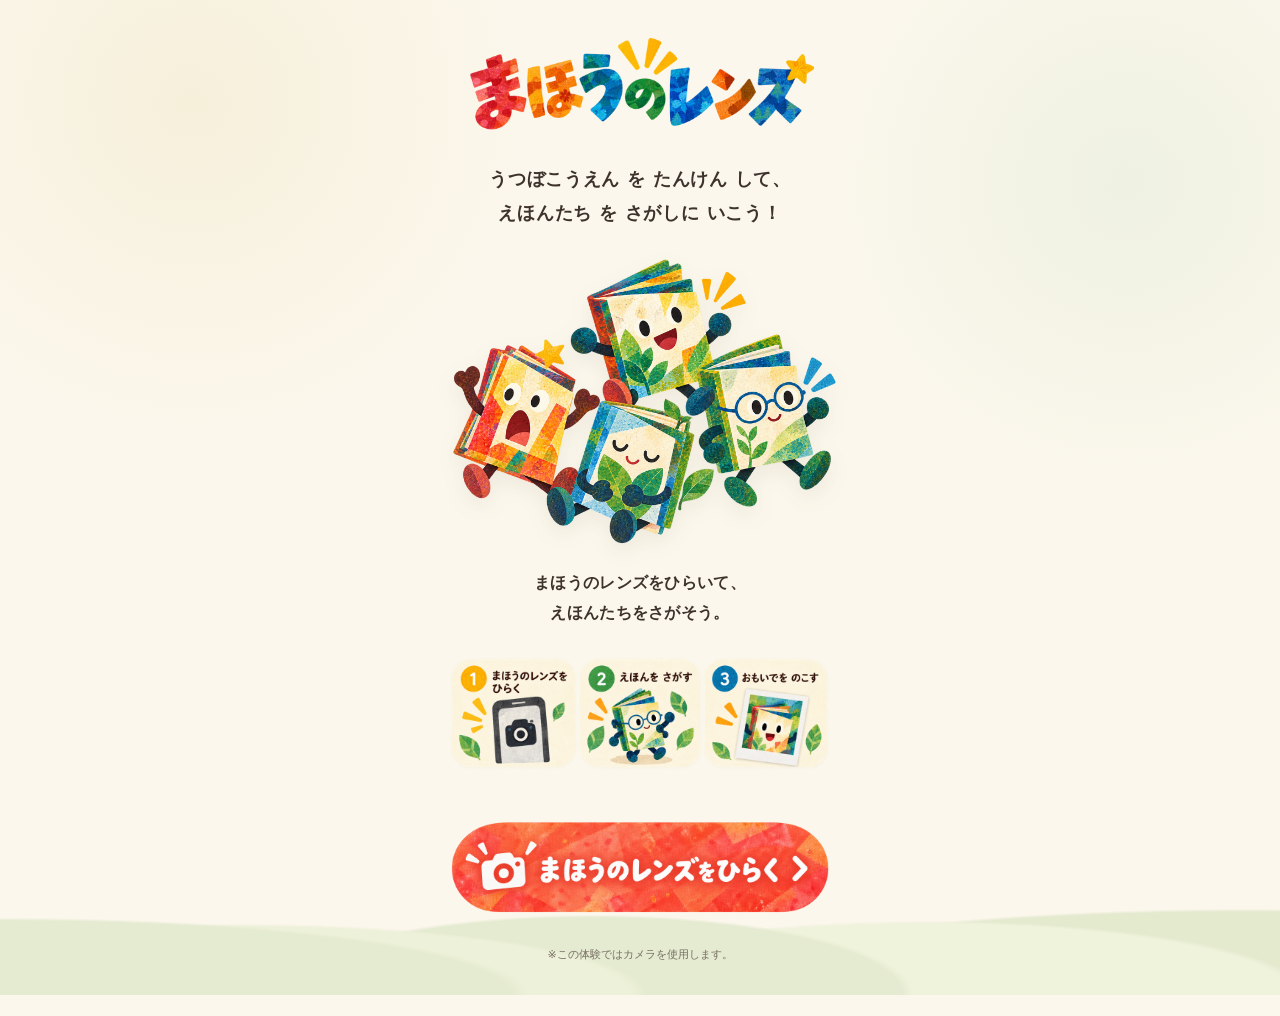
<file: index.html>
<!DOCTYPE html>
<html lang="ja">

<head>
  <meta charset="UTF-8">

  <meta
    name="viewport"
    content="width=device-width, initial-scale=1.0, user-scalable=no"
  >

  <title>まほうのレンズ</title>

  <link rel="stylesheet" href="css/style.css">
</head>

<body>

  <main class="start-screen">

    <div class="start-content">

      <section class="hero">

        <img
          src="assets/images/title.png"
          alt="まほうのレンズ"
          class="hero-title-image"
        >

        <p class="hero-copy">
          うつぼこうえん を たんけん して、<br>
          えほんたち を さがしに いこう！
        </p>

        <img
          src="assets/images/characters-group.png"
          alt="えほんのなかまたち"
          class="hero-characters"
        >

      </section>


      <section class="guide">

        <p class="guide-message">
          まほうのレンズをひらいて、<br>
          えほんたちをさがそう。
        </p>

        <img
          src="assets/images/steps.png"
          alt="1 まほうのレンズをひらく 2 えほんをさがす 3 おもいでをのこす"
          class="steps-image"
        >

      </section>


      <section class="actions">

        <button
          id="start-button"
          class="image-button"
          type="button"
        >
          <img
            src="assets/images/button-start.png"
            alt="まほうのレンズをひらく"
          >
        </button>


        <p class="permission-note">
          ※この体験ではカメラを使用します。
        </p>


        <!-- <a
          href="tutorial.html"
          class="image-link-button"
        >
          <img
            src="assets/images/button-tutorial.png"
            alt="あそびかた"
          >
        </a> -->


        <p
          id="location-error"
          class="location-error"
          hidden
        >
          ここでは、まほうのレンズをひらけないみたい。<br>
          靱公園に行ってみよう！
        </p>

      </section>

    </div>

  </main>


  <script src="js/start.js"></script>

</body>

</html>
</file>
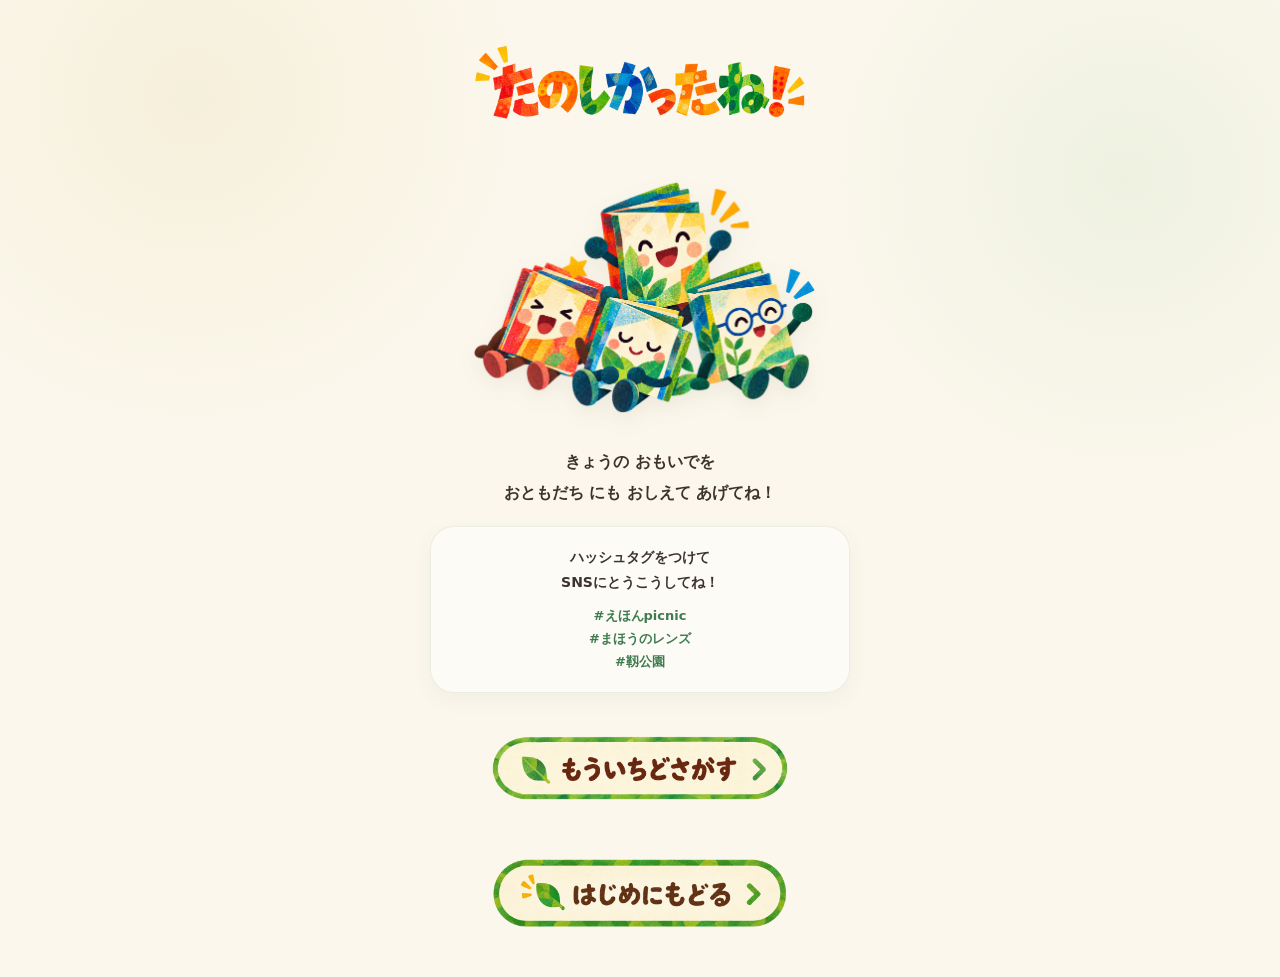
<file: end.html>
<!DOCTYPE html>
<html lang="ja">

<head>
  <meta charset="UTF-8">

  <meta
    name="viewport"
    content="width=device-width, initial-scale=1.0, user-scalable=no"
  >

  <title>まほうのレンズ</title>

  <link rel="stylesheet" href="css/style.css">
</head>

<body>

  <main class="end-screen">

    <section class="end-content">

      <!-- タイトル画像 -->
      <img
        src="assets/images/end-title.png"
        alt="たのしかったね！"
        class="end-title-image"
      >

      <!-- キャラクター画像 -->
      <img
        src="assets/images/characters-end.png"
        alt="えほんのなかまたち"
        class="end-characters"
      >

      <!-- メッセージ -->
      <p class="end-message">
        きょうの おもいでを<br>
        おともだち にも おしえて あげてね！
      </p>

      <!-- ハッシュタグカード -->
      <div class="end-card">
        <p class="screenshot-guide">
          ハッシュタグをつけて<br>
          SNSにとうこうしてね！
        </p>

        <p class="hashtag">
          #えほんpicnic<br>
          #まほうのレンズ<br>
          #靱公園
        </p>
      </div>

      <!-- ボタン画像 -->
      <div class="end-actions">
        <button
          id="retry-button"
          class="image-link-button end-image-button"
          type="button"
        >
          <img
            src="assets/images/button-retry.png"
            alt="もういちどさがす"
          >
        </button>

        <button
          id="top-button"
          class="image-link-button end-image-button"
          type="button"
        >
          <img
            src="assets/images/button-top.png"
            alt="はじめにもどる"
          >
        </button>
      </div>

    </section>

  </main>

  <script src="js/end.js"></script>

</body>
</html>
</file>
<file: css/style.css>
:root {
  --paper: #fbf7ec;
  --paper-deep: #f3ecd9;
  --ink: #3d322c;
  --green: #5a9969;
  --green-dark: #3f7b50;
  --green-soft: #dfead8;
  --yellow: #f4bd36;
  --orange: #df7a35;
  --red: #c94f46;
  --blue: #3c86a7;
  --blue-dark: #2f6f8f;
  --shadow: 0 10px 24px rgba(89, 74, 52, 0.10);
}

* {
  box-sizing: border-box;
}

html,
body {
  margin: 0;
  padding: 0;
  min-height: 100%;
}

body {
  font-family:
    "Hiragino Maru Gothic ProN",
    "Hiragino Kaku Gothic ProN",
    "Yu Gothic",
    "Noto Sans JP",
    system-ui,
    -apple-system,
    BlinkMacSystemFont,
    sans-serif;

  background:
    radial-gradient(circle at 15% 10%, rgba(237, 228, 190, 0.38), transparent 24%),
    radial-gradient(circle at 88% 18%, rgba(206, 226, 197, 0.28), transparent 22%),
    var(--paper);

  color: var(--ink);
}

button,
a {
  -webkit-tap-highlight-color: transparent;
}

/* ========================================
   SCR01 / START
   主要ビジュアルは画像ファイルで表示
======================================== */

.start-screen {
  min-height: 100svh;
  display: flex;
  justify-content: center;
  align-items: flex-start;
  padding: 24px 18px 34px;
  position: relative;
  overflow-x: hidden;
}

.start-screen::before {
  content: "";
  position: fixed;
  inset: auto -12% -95px;
  height: 210px;
  background:
    radial-gradient(ellipse at 10% 100%, #b8d39b 0 25%, transparent 26%),
    radial-gradient(ellipse at 25% 100%, #d6e4b7 0 23%, transparent 24%),
    radial-gradient(ellipse at 47% 100%, #b8d39b 0 26%, transparent 27%),
    radial-gradient(ellipse at 68% 100%, #dce9bf 0 24%, transparent 25%),
    radial-gradient(ellipse at 88% 100%, #b6cf95 0 28%, transparent 29%);
  opacity: 0.34;
  pointer-events: none;
  z-index: 0;
}

.start-content {
  position: relative;
  z-index: 1;
  width: min(100%, 430px);
  margin: 0 auto;
  text-align: center;
}

/* タイトル画像 */
.hero-title-image {
  display: block;
  width: min(88%, 360px);
  height: auto;
  margin: 0 auto 18px;
}

/* キャッチコピー */
.hero-copy {
  margin: 0 auto 18px;
  font-size: clamp(15px, 4.2vw, 18px);
  font-weight: 700;
  line-height: 1.9;
  letter-spacing: 0.04em;
}

/* MV：4体のえほんキャラクター */
.hero {
  width: 100%;
  margin: 0 auto 20px;
}

.hero-characters {
  display: block;
  width: min(100%, 400px);
  height: auto;
  margin: 0 auto;
  filter: drop-shadow(0 8px 10px rgba(96, 77, 48, 0.08));
}

/* 案内文 */
.guide {
  width: 100%;
  margin-bottom: 22px;
}

.guide-message {
  margin: 0 auto 18px;
  max-width: 360px;
  font-size: clamp(14px, 3.9vw, 16px);
  font-weight: 700;
  line-height: 1.85;
  letter-spacing: 0.02em;
}

/* 3ステップ画像 */
.steps-image {
  display: block;
  width: 100%;
  max-width: 400px;
  height: auto;
  margin: 0 auto 22px;
}

.actions {
  width: 100%;
}

/* 画像ボタン共通 */
.image-button,
.image-link-button {
  display: block;
  width: 100%;
  margin: 0;
  padding: 0;
  border: 0;
  background: transparent;
  text-decoration: none;
  cursor: pointer;
}

.image-button img,
.image-link-button img {
  display: block;
  width: 100%;
  height: auto;
  margin: 0 auto;
}

/* メインCTA */
.image-button {
  max-width: 400px;
  margin: 0 auto;
  transition: transform 0.15s ease;
}

.image-button:active {
  transform: translateY(2px) scale(0.99);
}

.image-button:focus-visible,
.image-link-button:focus-visible {
  outline: 3px solid rgba(62, 126, 80, 0.28);
  outline-offset: 4px;
  border-radius: 999px;
}

/* カメラ・位置情報注記 */
.permission-note {
  margin: 12px 0 18px;
  font-size: 11px;
  line-height: 1.6;
  color: #786e64;
}

/* あそびかたボタン */
.image-link-button {
  max-width: 330px;
  margin: 0 auto;
  transition: transform 0.15s ease;
}

.image-link-button:active {
  transform: translateY(2px) scale(0.99);
}

/* 位置情報エラー */
.location-error {
  margin: 18px 0 0;
  padding: 12px 14px;
  border: 1px solid rgba(190, 102, 84, 0.24);
  border-radius: 16px;
  background: rgba(245, 229, 220, 0.78);
  color: #884f45;
  font-size: 13px;
  line-height: 1.7;
  font-weight: 700;
}

/* ========================================
   SCR03 / END
======================================== */

.end-screen {
  min-height: 100svh;
  display: flex;
  justify-content: center;
  align-items: center;
  padding: 28px 20px 30px;
  overflow: hidden;
  position: relative;
}

.end-screen::before {
  content: "";
  position: absolute;
  inset: auto -12% -90px;
  height: 210px;
  background:
    radial-gradient(ellipse at 10% 100%, #b8d39b 0 25%, transparent 26%),
    radial-gradient(ellipse at 25% 100%, #d6e4b7 0 23%, transparent 24%),
    radial-gradient(ellipse at 47% 100%, #b8d39b 0 26%, transparent 27%),
    radial-gradient(ellipse at 68% 100%, #dce9bf 0 24%, transparent 25%),
    radial-gradient(ellipse at 88% 100%, #b6cf95 0 28%, transparent 29%);
  opacity: 0.52;
  pointer-events: none;
}

.end-content {
  position: relative;
  z-index: 1;
  width: min(100%, 420px);
  text-align: center;
}

.end-title-image {
  display: block;
  width: min(88%, 340px);
  height: auto;
  margin: 0 auto 18px;
}

.end-characters {
  display: block;
  width: min(90%, 360px);
  height: auto;
  margin: 0 auto 18px;
  filter: drop-shadow(0 8px 10px rgba(96, 77, 48, 0.08));
}

.end-message {
  margin: 0 0 18px;
  font-size: 16px;
  line-height: 1.9;
  font-weight: 700;
}

.end-card {
  margin: 0 0 20px;
  padding: 18px 16px;
  border-radius: 24px;
  background: rgba(255, 255, 255, 0.54);
  border: 1px solid rgba(104, 130, 84, 0.12);
  box-shadow: 0 7px 20px rgba(90, 77, 54, 0.05);
}

.screenshot-guide {
  margin: 0 0 10px;
  font-size: 14px;
  line-height: 1.8;
  font-weight: 700;
}

.hashtag {
  margin: 0;
  color: var(--green-dark);
  font-size: 13px;
  line-height: 1.75;
  font-weight: 800;
}

.end-actions {
  width: 100%;
}

.end-image-button {
  max-width: 330px;
  margin: 0 auto 14px;
  transition: transform 0.15s ease;
}

.end-image-button:last-child {
  margin-bottom: 0;
}

.end-image-button:active {
  transform: translateY(2px) scale(0.99);
}


/* ========================================
   SMALL SCREENS
======================================== */

@media (max-width: 360px) {
  .start-screen {
    padding-left: 14px;
    padding-right: 14px;
  }

  .hero-title-image {
    width: 90%;
  }

  .hero-copy {
    font-size: 14px;
  }

  .guide-message {
    font-size: 14px;
  }
}

@media (max-height: 720px) {
  .start-screen {
    padding-top: 16px;
    padding-bottom: 24px;
  }

  .hero-title-image {
    width: min(78%, 320px);
    margin-bottom: 12px;
  }

  .hero-copy {
    margin-bottom: 12px;
    line-height: 1.7;
  }

  .hero {
    margin-bottom: 14px;
  }

  .hero-characters {
    width: min(84%, 330px);
  }

  .guide-message {
    margin-bottom: 14px;
    line-height: 1.7;
  }

  .steps-image {
    margin-bottom: 16px;
  }

  .permission-note {
    margin-top: 9px;
    margin-bottom: 14px;
  }

  .end-visual {
    height: 110px;
  }
}

@media (prefers-reduced-motion: reduce) {
  *,
  *::before,
  *::after {
    scroll-behavior: auto !important;
    transition: none !important;
  }
}
</file>
